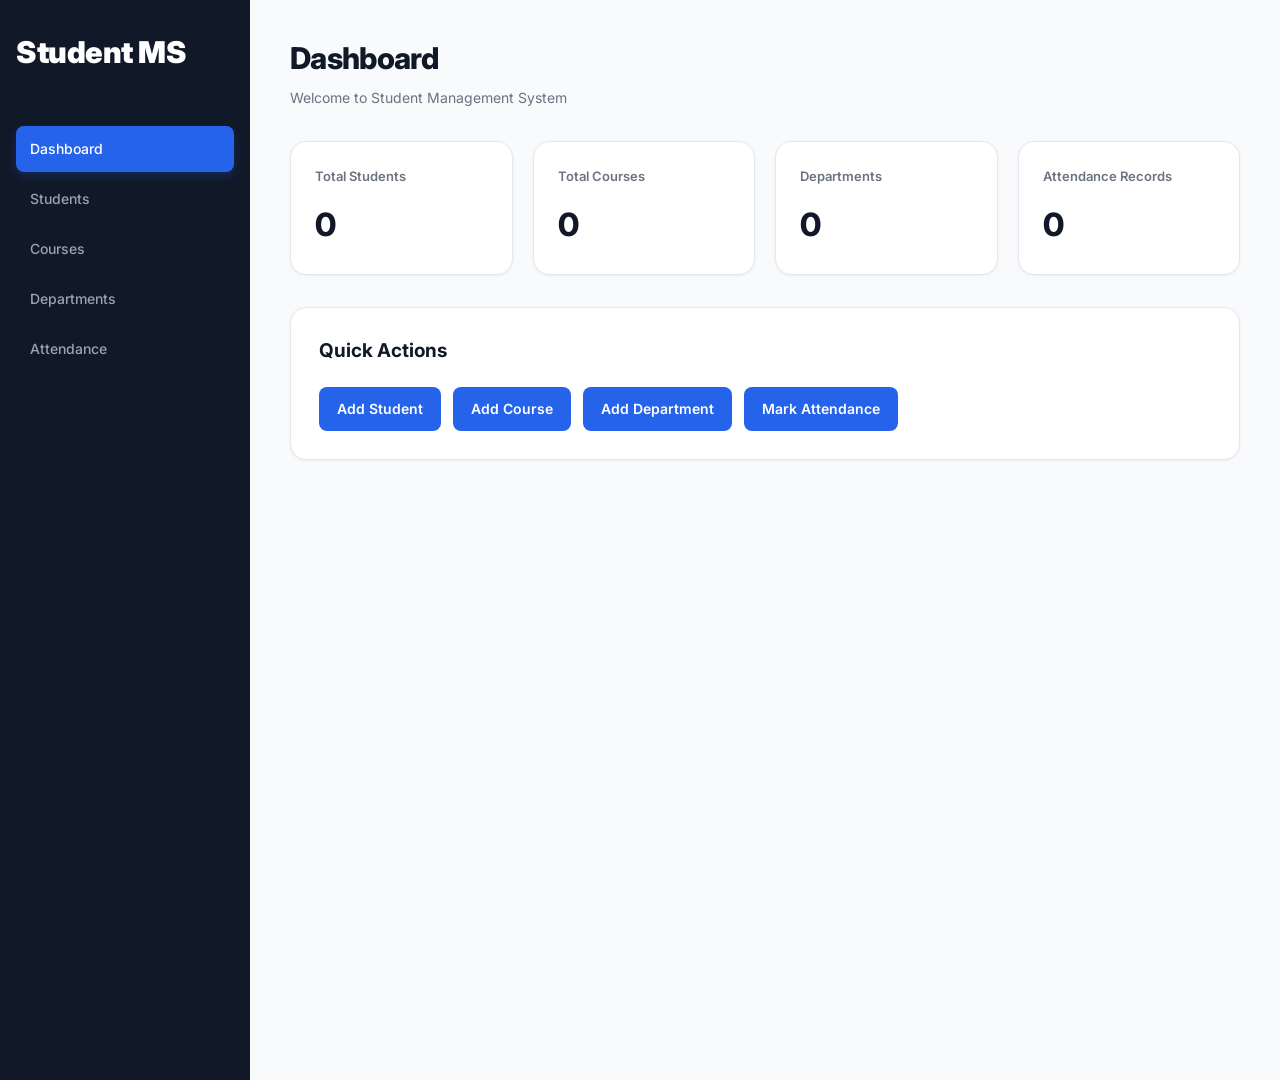
<file: frontend/index.html>
<!DOCTYPE html>
<html lang="en">

<head>
    <meta charset="UTF-8">
    <meta name="viewport" content="width=device-width, initial-scale=1.0">

    <title>Student Management System</title>

    <!-- Main Styles -->
    <link rel="stylesheet" href="css/style.css">
    <link rel="stylesheet" href="css/dashboard.css">
</head>

<body>

    <!-- Sidebar -->
    <aside class="sidebar">

        <div class="logo">
            Student MS
        </div>

        <nav>

            <a href="index.html" class="active">
                Dashboard
            </a>

            <a href="pages/students.html">
                Students
            </a>

            <a href="pages/courses.html">
                Courses
            </a>

            <a href="pages/departments.html">
                Departments
            </a>

            <a href="pages/attendance.html">
                Attendance
            </a>

        </nav>

    </aside>


    <!-- Main Content -->
    <main class="main-content">

        <!-- Header -->
        <header class="topbar">

            <div>

                <h1>
                    Dashboard
                </h1>

                <p>
                    Welcome to Student Management System
                </p>

            </div>

        </header>


        <!-- Statistics -->
        <section class="stats">

            <!-- Students -->
            <div class="stat-card">

                <h3>
                    Total Students
                </h3>

                <p id="totalStudents">
                    0
                </p>

            </div>


            <!-- Courses -->
            <div class="stat-card">

                <h3>
                    Total Courses
                </h3>

                <p id="totalCourses">
                    0
                </p>

            </div>


            <!-- Departments -->
            <div class="stat-card">

                <h3>
                    Departments
                </h3>

                <p id="totalDepartments">
                    0
                </p>

            </div>


            <!-- Attendance -->
            <div class="stat-card">

                <h3>
                    Attendance Records
                </h3>

                <p id="totalAttendance">
                    0
                </p>

            </div>

        </section>


        <!-- Quick Actions -->
        <section class="quick-actions">

            <h2>
                Quick Actions
            </h2>


            <div class="action-buttons">

                <a href="pages/students.html">
                    Add Student
                </a>

                <a href="pages/courses.html">
                    Add Course
                </a>

                <a href="pages/departments.html">
                    Add Department
                </a>

                <a href="pages/attendance.html">
                    Mark Attendance
                </a>

            </div>

        </section>

    </main>


    <!-- JavaScript -->
    <script src="js/api.js"></script>
    <script src="js/dashboard.js"></script>

</body>

</html>
</file>
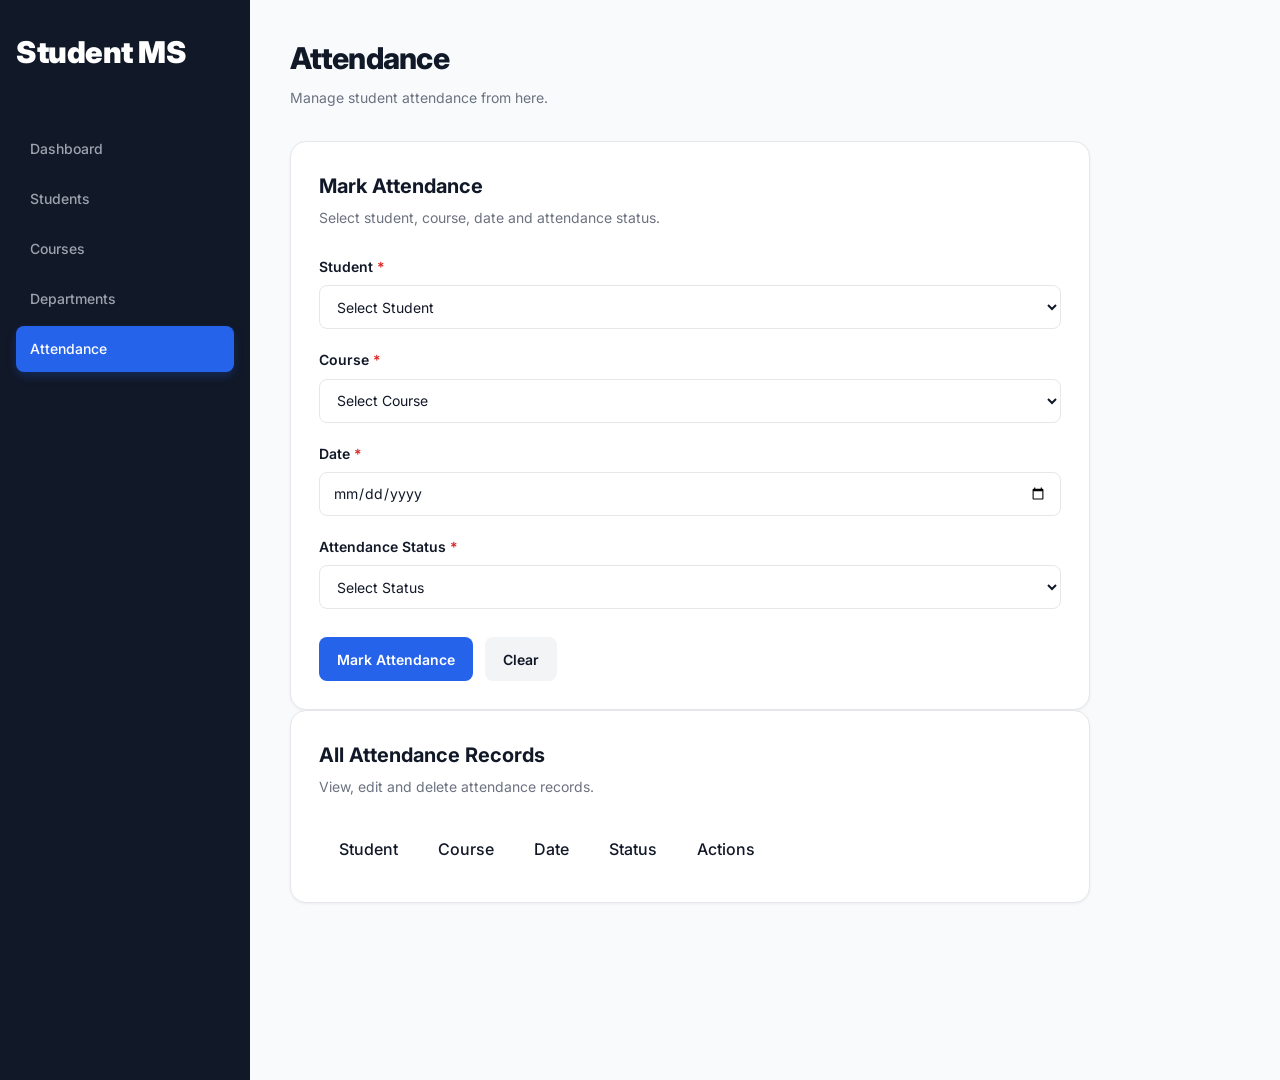
<file: frontend/pages/attendance.html>
<!DOCTYPE html>
<html lang="en">

<head>

    <meta charset="UTF-8">

    <meta name="viewport"
        content="width=device-width, initial-scale=1.0">

    <title>
        Attendance - Student Management System
    </title>

    <link rel="stylesheet"
        href="../css/style.css">

    <link rel="stylesheet"
        href="../css/dashboard.css">

    <link rel="stylesheet"
        href="../css/forms.css">

</head>


<body>


    <!-- Sidebar -->
    <aside class="sidebar">

        <div class="logo">
            Student MS
        </div>


        <nav>

            <a href="../index.html">
                Dashboard
            </a>

            <a href="students.html">
                Students
            </a>

            <a href="courses.html">
                Courses
            </a>

            <a href="departments.html">
                Departments
            </a>

            <a href="attendance.html"
               class="active">
                Attendance
            </a>

        </nav>

    </aside>



    <!-- Main Content -->
    <main class="main-content">


        <!-- Page Header -->
        <header class="topbar">

            <div>

                <h1>
                    Attendance
                </h1>

                <p>
                    Manage student attendance from here.
                </p>

            </div>

        </header>



        <!-- Mark Attendance Form -->
        <section class="form-container">


            <div class="form-header">

                <h2>
                    Mark Attendance
                </h2>

                <p>
                    Select student, course, date and attendance status.
                </p>

            </div>



            <form id="attendanceForm">


                <!-- Student -->
                <div class="form-group">

                    <label for="student">

                        Student

                        <span class="required">
                            *
                        </span>

                    </label>


                    <select
                        id="student"
                        required
                    >

                        <option value="">
                            Select Student
                        </option>

                    </select>

                </div>



                <!-- Course -->
                <div class="form-group">

                    <label for="course">

                        Course

                        <span class="required">
                            *
                        </span>

                    </label>


                    <select
                        id="course"
                        required
                    >

                        <option value="">
                            Select Course
                        </option>

                    </select>

                </div>



                <!-- Date -->
                <div class="form-group">

                    <label for="date">

                        Date

                        <span class="required">
                            *
                        </span>

                    </label>


                    <input
                        type="date"
                        id="date"
                        required
                    >

                </div>



                <!-- Status -->
                <div class="form-group">

                    <label for="status">

                        Attendance Status

                        <span class="required">
                            *
                        </span>

                    </label>


                    <select
                        id="status"
                        required
                    >

                        <option value="">
                            Select Status
                        </option>

                        <option value="Present">
                            Present
                        </option>

                        <option value="Absent">
                            Absent
                        </option>

                    </select>

                </div>



                <!-- Buttons -->
                <div class="form-actions">

                    <button
                        type="submit"
                        class="btn btn-primary"
                    >
                        Mark Attendance
                    </button>


                    <button
                        type="reset"
                        class="btn btn-secondary"
                    >
                        Clear
                    </button>

                </div>


            </form>

        </section>



        <!-- ==========================================
             ALL ATTENDANCE RECORDS
        =========================================== -->

        <section class="form-container">


            <div class="form-header">

                <h2>
                    All Attendance Records
                </h2>

                <p>
                    View, edit and delete attendance records.
                </p>

            </div>



            <!-- Attendance Table -->

            <div class="table-container">

                <table>


                    <thead>

                        <tr>

                            <th>
                                Student
                            </th>

                            <th>
                                Course
                            </th>

                            <th>
                                Date
                            </th>

                            <th>
                                Status
                            </th>

                            <th>
                                Actions
                            </th>

                        </tr>

                    </thead>



                    <tbody id="attendanceTable">

                        <!--
                            Attendance records will
                            be loaded here by
                            attendance.js
                        -->

                    </tbody>


                </table>

            </div>


        </section>


    </main>



    <!-- JavaScript -->

    <script src="../js/api.js"></script>

    <script src="../js/attendance.js"></script>


</body>

</html>
</file>
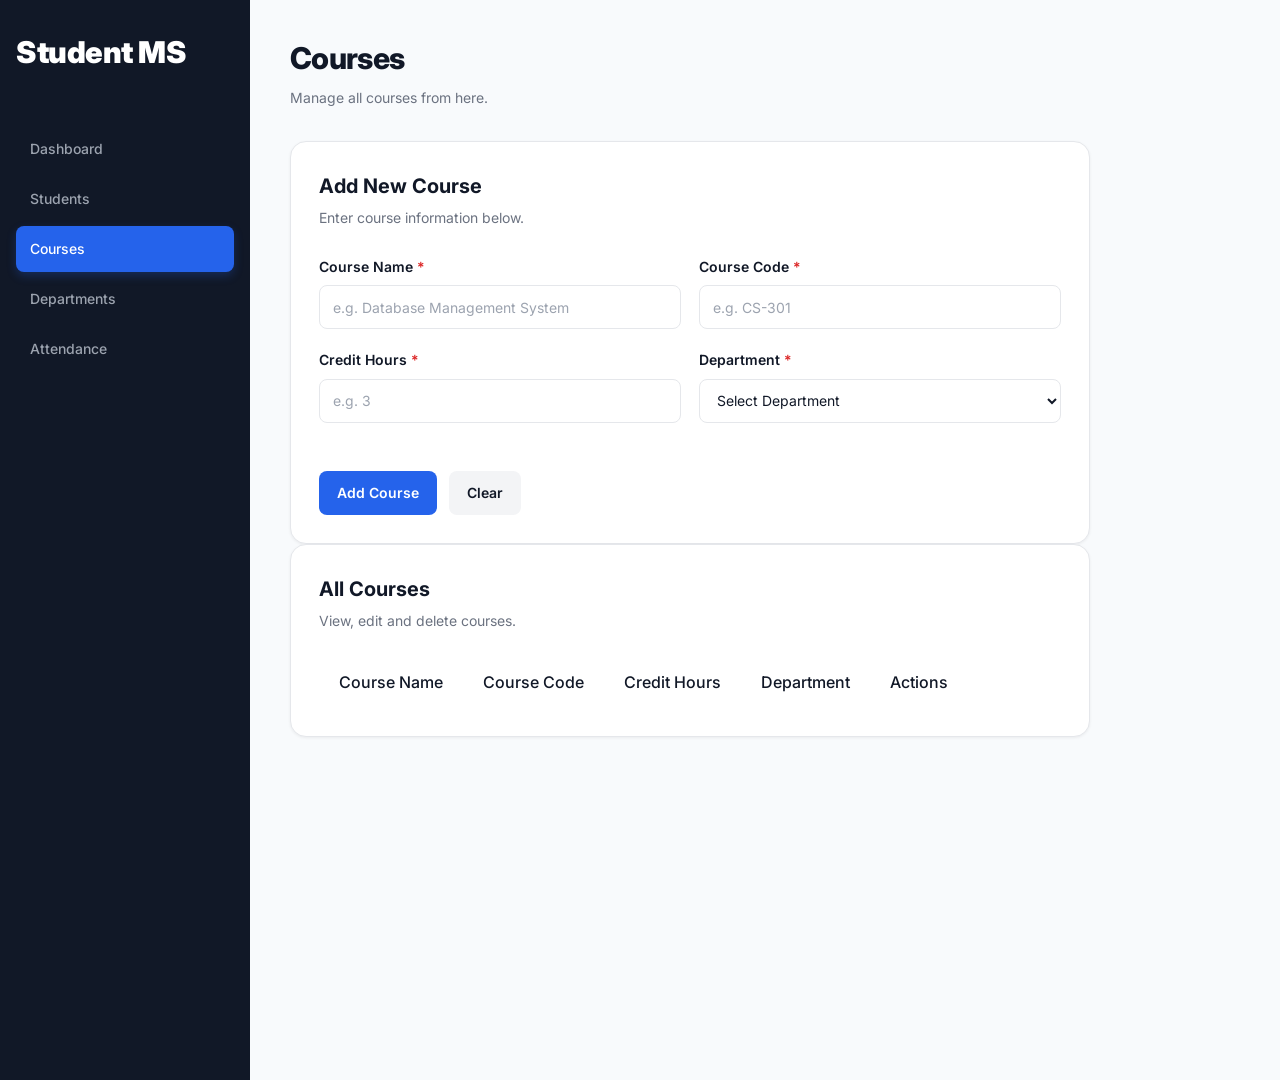
<file: frontend/pages/courses.html>
<!DOCTYPE html>
<html lang="en">

<head>

    <meta charset="UTF-8">

    <meta name="viewport"
        content="width=device-width, initial-scale=1.0">

    <title>
        Courses - Student Management System
    </title>

    <link rel="stylesheet"
        href="../css/style.css">

    <link rel="stylesheet"
        href="../css/dashboard.css">

    <link rel="stylesheet"
        href="../css/forms.css">

</head>


<body>


    <!-- ==============================
         SIDEBAR
    =============================== -->

    <aside class="sidebar">

        <div class="logo">
            Student MS
        </div>


        <nav>

            <a href="../index.html">
                Dashboard
            </a>

            <a href="students.html">
                Students
            </a>

            <a href="courses.html"
               class="active">
                Courses
            </a>

            <a href="departments.html">
                Departments
            </a>

            <a href="attendance.html">
                Attendance
            </a>

        </nav>

    </aside>



    <!-- ==============================
         MAIN CONTENT
    =============================== -->

    <main class="main-content">


        <!-- PAGE HEADER -->

        <header class="topbar">

            <div>

                <h1>
                    Courses
                </h1>

                <p>
                    Manage all courses from here.
                </p>

            </div>

        </header>



        <!-- ==============================
             ADD COURSE FORM
        =============================== -->

        <section class="form-container">


            <div class="form-header">

                <h2>
                    Add New Course
                </h2>

                <p>
                    Enter course information below.
                </p>

            </div>



            <form id="courseForm">


                <!-- COURSE NAME + CODE -->

                <div class="form-row">


                    <div class="form-group">

                        <label for="courseName">

                            Course Name

                            <span class="required">
                                *
                            </span>

                        </label>


                        <input
                            type="text"
                            id="courseName"
                            placeholder="e.g. Database Management System"
                            required
                        >

                    </div>



                    <div class="form-group">

                        <label for="courseCode">

                            Course Code

                            <span class="required">
                                *
                            </span>

                        </label>


                        <input
                            type="text"
                            id="courseCode"
                            placeholder="e.g. CS-301"
                            required
                        >

                    </div>


                </div>



                <!-- CREDIT HOURS + DEPARTMENT -->

                <div class="form-row">


                    <div class="form-group">

                        <label for="creditHours">

                            Credit Hours

                            <span class="required">
                                *
                            </span>

                        </label>


                        <input
                            type="number"
                            id="creditHours"
                            placeholder="e.g. 3"
                            min="1"
                            max="6"
                            required
                        >

                    </div>



                    <div class="form-group">

                        <label for="department">

                            Department

                            <span class="required">
                                *
                            </span>

                        </label>


                        <select
                            id="department"
                            required
                        >

                            <option value="">
                                Select Department
                            </option>

                        </select>

                    </div>


                </div>



                <!-- BUTTONS -->

                <div class="form-actions">


                    <button
                        type="submit"
                        class="btn btn-primary"
                    >
                        Add Course
                    </button>


                    <button
                        type="reset"
                        class="btn btn-secondary"
                    >
                        Clear
                    </button>


                </div>


            </form>

        </section>



        <!-- ==============================
             ALL COURSES
        =============================== -->

        <section class="form-container">


            <div class="form-header">

                <h2>
                    All Courses
                </h2>

                <p>
                    View, edit and delete courses.
                </p>

            </div>



            <!-- COURSE TABLE -->

            <div class="table-container">


                <table>


                    <thead>

                        <tr>

                            <th>
                                Course Name
                            </th>

                            <th>
                                Course Code
                            </th>

                            <th>
                                Credit Hours
                            </th>

                            <th>
                                Department
                            </th>

                            <th>
                                Actions
                            </th>

                        </tr>

                    </thead>



                    <tbody id="courseTable">

                        <!--
                            Courses will be loaded
                            here by courses.js
                        -->

                    </tbody>


                </table>


            </div>


        </section>


    </main>



    <!-- ==============================
         JAVASCRIPT
    =============================== -->

    <script src="../js/api.js"></script>

    <script src="../js/courses.js"></script>


</body>

</html>
</file>
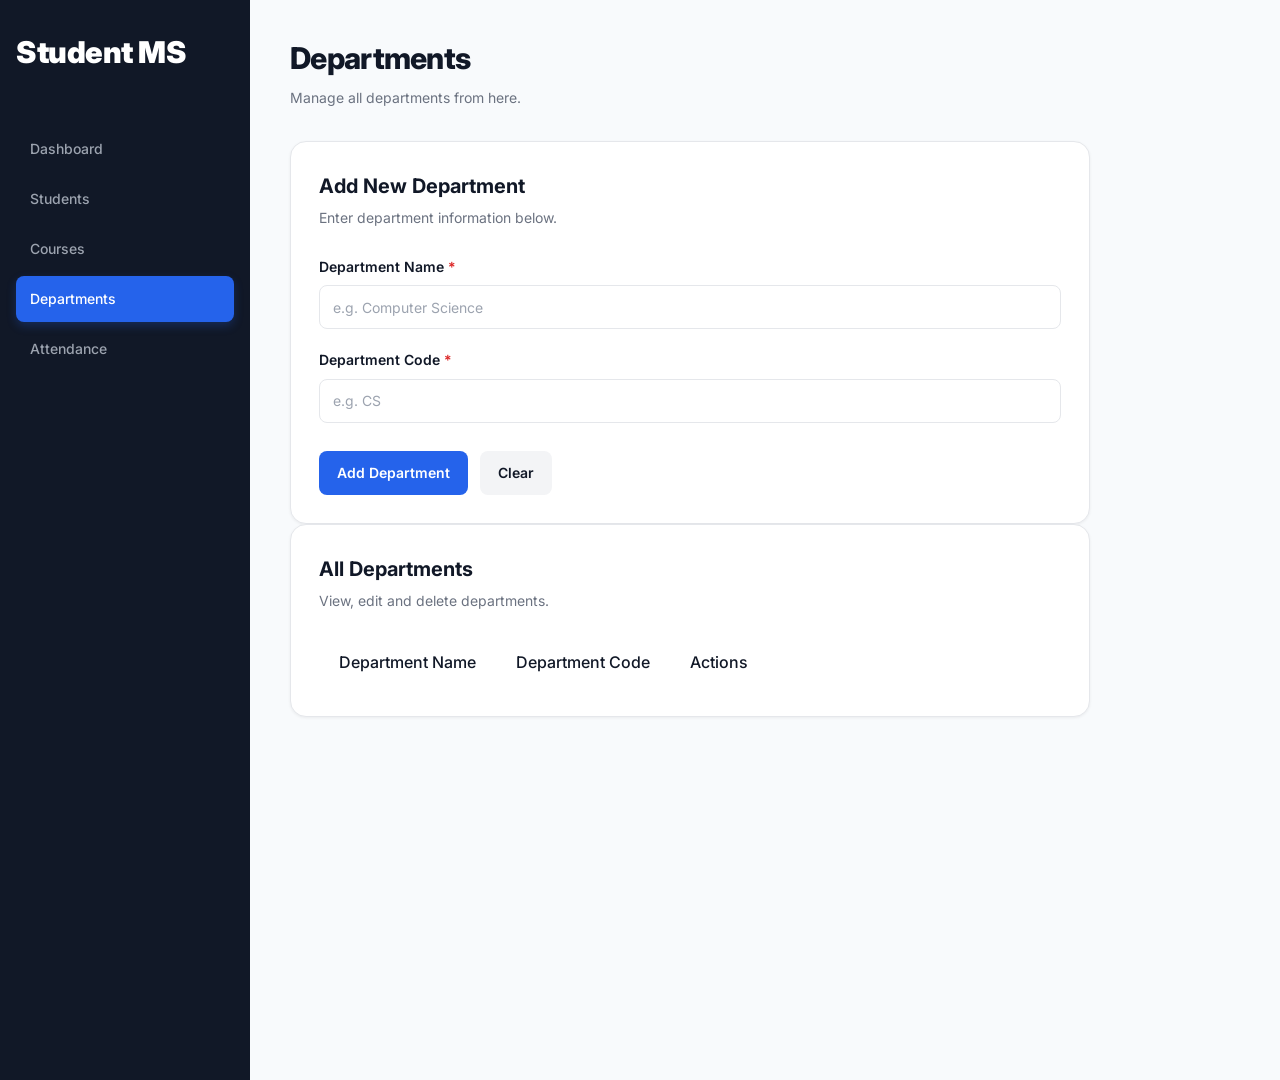
<file: frontend/pages/departments.html>
<!DOCTYPE html>
<html lang="en">

<head>
    <meta charset="UTF-8">
    <meta name="viewport" content="width=device-width, initial-scale=1.0">

    <title>Departments - Student Management System</title>

    <link rel="stylesheet" href="../css/style.css">
    <link rel="stylesheet" href="../css/dashboard.css">
    <link rel="stylesheet" href="../css/forms.css">
</head>

<body>

    <!-- Sidebar -->
    <aside class="sidebar">

        <div class="logo">
            Student MS
        </div>

        <nav>

            <a href="../index.html">
                Dashboard
            </a>

            <a href="students.html">
                Students
            </a>

            <a href="courses.html">
                Courses
            </a>

            <a href="departments.html" class="active">
                Departments
            </a>

            <a href="attendance.html">
                Attendance
            </a>

        </nav>

    </aside>


    <!-- Main Content -->
    <main class="main-content">

        <!-- Page Header -->
        <header class="topbar">

            <div>

                <h1>
                    Departments
                </h1>

                <p>
                    Manage all departments from here.
                </p>

            </div>

        </header>


        <!-- Add Department Form -->
        <section class="form-container">

            <div class="form-header">

                <h2>
                    Add New Department
                </h2>

                <p>
                    Enter department information below.
                </p>

            </div>


            <form id="departmentForm">

                <!-- Department Name -->
                <div class="form-group">

                    <label for="name">

                        Department Name
                        <span class="required">*</span>

                    </label>

                    <input
                        type="text"
                        id="name"
                        placeholder="e.g. Computer Science"
                        required
                    >

                </div>


                <!-- Department Code -->
                <div class="form-group">

                    <label for="code">

                        Department Code
                        <span class="required">*</span>

                    </label>

                    <input
                        type="text"
                        id="code"
                        placeholder="e.g. CS"
                        required
                    >

                </div>


                <!-- Buttons -->
                <div class="form-actions">

                    <button
                        type="submit"
                        class="btn btn-primary"
                    >
                        Add Department
                    </button>

                    <button
                        type="reset"
                        class="btn btn-secondary"
                    >
                        Clear
                    </button>

                </div>

            </form>

        </section>


        <!-- Departments List -->
        <section class="form-container">

            <div class="form-header">

                <h2>
                    All Departments
                </h2>

                <p>
                    View, edit and delete departments.
                </p>

            </div>


            <!-- Department Table -->
            <div class="table-container">

                <table>

                    <thead>

                        <tr>

                            <th>
                                Department Name
                            </th>

                            <th>
                                Department Code
                            </th>

                            <th>
                                Actions
                            </th>

                        </tr>

                    </thead>


                    <tbody id="departmentTable">

                        <!-- Departments will be loaded here -->

                    </tbody>

                </table>

            </div>

        </section>

    </main>


    <!-- JavaScript -->
    <script src="../js/api.js"></script>
    <script src="../js/departments.js"></script>

</body>

</html>
</file>
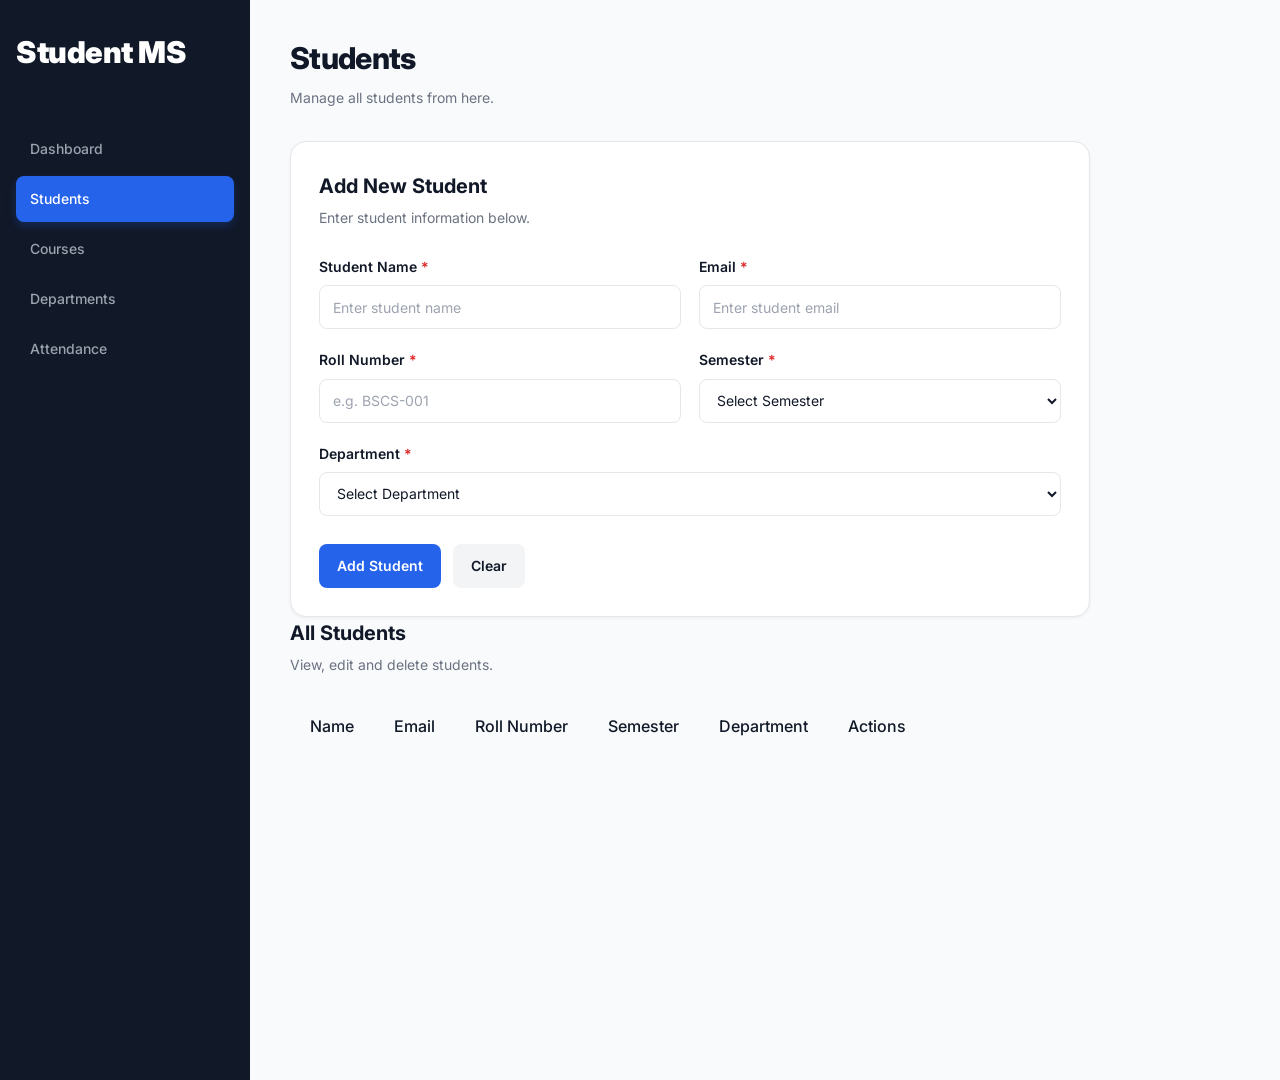
<file: frontend/pages/students.html>
<!DOCTYPE html>
<html lang="en">

<head>

    <meta charset="UTF-8">

    <meta
        name="viewport"
        content="width=device-width, initial-scale=1.0"
    >

    <title>Students - Student Management System</title>

    <link rel="stylesheet" href="../css/style.css">
    <link rel="stylesheet" href="../css/dashboard.css">
    <link rel="stylesheet" href="../css/forms.css">

</head>


<body>


    <!-- =========================
         SIDEBAR
    ========================== -->

    <aside class="sidebar">

        <div class="logo">
            Student MS
        </div>

        <nav>

            <a href="../index.html">
                Dashboard
            </a>

            <a
                href="students.html"
                class="active"
            >
                Students
            </a>

            <a href="courses.html">
                Courses
            </a>

            <a href="departments.html">
                Departments
            </a>

            <a href="attendance.html">
                Attendance
            </a>

        </nav>

    </aside>



    <!-- =========================
         MAIN CONTENT
    ========================== -->

    <main class="main-content">


        <!-- PAGE HEADER -->

        <header class="topbar">

            <div>

                <h1>
                    Students
                </h1>

                <p>
                    Manage all students from here.
                </p>

            </div>

        </header>



        <!-- =========================
             ADD STUDENT FORM
        ========================== -->

        <section class="form-container">


            <div class="form-header">

                <h2>
                    Add New Student
                </h2>

                <p>
                    Enter student information below.
                </p>

            </div>



            <form id="studentForm">


                <!-- NAME + EMAIL -->

                <div class="form-row">


                    <div class="form-group">

                        <label for="name">

                            Student Name

                            <span class="required">
                                *
                            </span>

                        </label>


                        <input
                            type="text"
                            id="name"
                            placeholder="Enter student name"
                            required
                        >

                    </div>



                    <div class="form-group">

                        <label for="email">

                            Email

                            <span class="required">
                                *
                            </span>

                        </label>


                        <input
                            type="email"
                            id="email"
                            placeholder="Enter student email"
                            required
                        >

                    </div>


                </div>



                <!-- ROLL NUMBER + SEMESTER -->

                <div class="form-row">


                    <div class="form-group">

                        <label for="rollNumber">

                            Roll Number

                            <span class="required">
                                *
                            </span>

                        </label>


                        <input
                            type="text"
                            id="rollNumber"
                            placeholder="e.g. BSCS-001"
                            required
                        >

                    </div>



                    <div class="form-group">

                        <label for="semester">

                            Semester

                            <span class="required">
                                *
                            </span>

                        </label>


                        <select
                            id="semester"
                            required
                        >

                            <option value="">
                                Select Semester
                            </option>

                            <option value="1">
                                Semester 1
                            </option>

                            <option value="2">
                                Semester 2
                            </option>

                            <option value="3">
                                Semester 3
                            </option>

                            <option value="4">
                                Semester 4
                            </option>

                            <option value="5">
                                Semester 5
                            </option>

                            <option value="6">
                                Semester 6
                            </option>

                            <option value="7">
                                Semester 7
                            </option>

                            <option value="8">
                                Semester 8
                            </option>

                        </select>

                    </div>


                </div>



                <!-- DEPARTMENT -->

                <div class="form-group">

                    <label for="department">

                        Department

                        <span class="required">
                            *
                        </span>

                    </label>


                    <select
                        id="department"
                        required
                    >

                        <option value="">
                            Select Department
                        </option>

                    </select>

                </div>



                <!-- BUTTONS -->

                <div class="form-actions">


                    <button
                        type="submit"
                        class="btn btn-primary"
                    >
                        Add Student
                    </button>


                    <button
                        type="reset"
                        class="btn btn-secondary"
                    >
                        Clear
                    </button>


                </div>


            </form>


        </section>



        <!-- =========================
             STUDENTS TABLE
        ========================== -->

        <section class="table-container">


            <div class="form-header">

                <h2>
                    All Students
                </h2>

                <p>
                    View, edit and delete students.
                </p>

            </div>



            <div class="table-wrapper">


                <table>


                    <thead>

                        <tr>

                            <th>
                                Name
                            </th>

                            <th>
                                Email
                            </th>

                            <th>
                                Roll Number
                            </th>

                            <th>
                                Semester
                            </th>

                            <th>
                                Department
                            </th>

                            <th>
                                Actions
                            </th>

                        </tr>

                    </thead>



                    <tbody id="studentsTableBody">

                        <!-- Students will be loaded here -->

                    </tbody>


                </table>


            </div>


        </section>


    </main>



    <!-- =========================
         JAVASCRIPT
    ========================== -->

    <script src="../js/api.js"></script>

    <script src="../js/students.js"></script>


</body>

</html>
</file>
<file: frontend/css/style.css>
@import url('https://fonts.googleapis.com/css2?family=Inter:wght@400;500;600;700;800&display=swap');

:root {
    --primary: #2563eb;
    --primary-dark: #1d4ed8;
    --primary-light: #eff6ff;

    --background: #f8fafc;
    --surface: #ffffff;
    --border: #e5e7eb;

    --text-primary: #111827;
    --text-secondary: #6b7280;
    --text-light: #9ca3af;

    --success: #16a34a;
    --danger: #dc2626;
    --warning: #d97706;

    --sidebar: #111827;
    --sidebar-hover: #1f2937;

    --radius-sm: 8px;
    --radius-md: 12px;
    --radius-lg: 16px;

    --shadow-sm: 0 1px 3px rgba(0, 0, 0, 0.06);
    --shadow-md: 0 4px 12px rgba(0, 0, 0, 0.08);

    --transition: 0.2s ease;
}

* {
    margin: 0;
    padding: 0;
    box-sizing: border-box;
}

html {
    scroll-behavior: smooth;
}

body {
    font-family: "Inter", sans-serif;
    background: var(--background);
    color: var(--text-primary);
    line-height: 1.6;
}

a {
    text-decoration: none;
    color: inherit;
}

button,
input,
select,
textarea {
    font-family: inherit;
}

button {
    cursor: pointer;
}

img {
    max-width: 100%;
    display: block;
}
</file>
<file: frontend/css/dashboard.css>
/* ================================
   LAYOUT
================================ */

body {
    display: flex;
    min-height: 120vh;
}


/* ================================
   SIDEBAR
================================ */

.sidebar {
    position: fixed;
    top: 10;
    left: 10;

    width: 250px;
    height: 200vh;

    background: var(--sidebar);
    color:white;

    padding: 28px 16px;

    display: flex;
    flex-direction: column;

    z-index: 100;
}

.logo {
    padding: 10 12px;
    margin-bottom: 50px;

    font-size: 30px;
    font-weight: 900;
    letter-spacing: -0.5px;
}

.sidebar nav {
    display: flex;
    flex-direction: column;
    gap: 4px;
}

.sidebar nav a {
    display: flex;
    align-items: center;

    min-height: 46px;
    padding: 0 14px;

    border-radius: var(--radius-sm);

    color: #9ca3af;

    font-size: 14px;
    font-weight: 500;

    transition: var(--transition);
}

.sidebar nav a:hover {
    background: var(--sidebar-hover);
    color: white;
}

.sidebar nav a.active {
    background: var(--primary);
    color: white;
    box-shadow: 0 4px 10px rgba(37, 99, 235, 0.25);
}


/* ================================
   MAIN CONTENT
================================ */

.main-content {
    width: calc(100% - 250px);
    margin-left: 250px;

    padding: 34px 40px;

    min-height: 100vh;
}


/* ================================
   TOPBAR
================================ */

.topbar {
    display: flex;
    align-items: center;
    justify-content: space-between;

    margin-bottom: 32px;
}

.topbar h1 {
    font-size: 30px;
    font-weight: 800;
    letter-spacing: -0.7px;
}

.topbar p {
    margin-top: 5px;

    color: var(--text-secondary);
    font-size: 14px;
}


/* ================================
   STATISTICS
================================ */

.stats {
    display: grid;
    grid-template-columns: repeat(4, 1fr);

    gap: 20px;

    margin-bottom: 32px;
}

.stat-card {
    background: var(--surface);

    border: 1px solid var(--border);
    border-radius: var(--radius-lg);

    padding: 24px;

    box-shadow: var(--shadow-sm);

    transition: transform var(--transition),
                box-shadow var(--transition);
}

.stat-card:hover {
    transform: translateY(-3px);
    box-shadow: var(--shadow-md);
}

.stat-card h3 {
    color: var(--text-secondary);

    font-size: 13px;
    font-weight: 600;

    margin-bottom: 12px;
}

.stat-card p {
    color: var(--text-primary);

    font-size: 32px;
    font-weight: 800;

    letter-spacing: -1px;
}


/* ================================
   QUICK ACTIONS
================================ */

.quick-actions {
    background: var(--surface);

    border: 1px solid var(--border);
    border-radius: var(--radius-lg);

    padding: 28px;

    box-shadow: var(--shadow-sm);
}

.quick-actions h2 {
    margin-bottom: 20px;

    font-size: 19px;
    font-weight: 700;
}

.action-buttons {
    display: flex;
    flex-wrap: wrap;
    gap: 12px;
}

.action-buttons a {
    display: inline-flex;
    align-items: center;
    justify-content: center;

    min-height: 44px;

    padding: 0 18px;

    border-radius: var(--radius-sm);

    background: var(--primary);
    color: white;

    font-size: 14px;
    font-weight: 600;

    transition: var(--transition);
}

.action-buttons a:hover {
    background: var(--primary-dark);
    transform: translateY(-1px);
}


/* ================================
   RESPONSIVE
================================ */

@media (max-width: 1100px) {

    .stats {
        grid-template-columns: repeat(2, 1fr);
    }

    .main-content {
        padding: 30px;
    }
}


@media (max-width: 768px) {

    .sidebar {
        width: 210px;
    }

    .main-content {
        width: calc(100% - 210px);
        margin-left: 210px;

        padding: 24px 20px;
    }

    .topbar h1 {
        font-size: 26px;
    }
}


@media (max-width: 560px) {

    .sidebar {
        position: relative;

        width: 100%;
        height: auto;
        min-height: auto;
    }

    body {
        display: block;
    }

    .main-content {
        width: 50;
        margin-left: 0;

        padding: 22px 16px;
    }

    .stats {
        grid-template-columns: 1fr;
    }

    .topbar {
        margin-bottom: 24px;
    }

    .action-buttons {
        flex-direction: column;
    }

    .action-buttons a {
        width: 100%;
    }
}
</file>
<file: frontend/css/forms.css>
/* ================================
   FORM CONTAINER
================================ */

.form-container {
    background: var(--surface);
    border: 1px solid var(--border);
    border-radius: var(--radius-lg);
    padding: 28px;
    box-shadow: var(--shadow-sm);
    max-width: 800px;
}


/* ================================
   FORM HEADER
================================ */

.form-header {
    margin-bottom: 26px;
}

.form-header h2 {
    font-size: 20px;
    font-weight: 700;
    color: var(--text-primary);
}

.form-header p {
    margin-top: 5px;
    color: var(--text-secondary);
    font-size: 14px;
}


/* ================================
   FORM GROUP
================================ */

.form-group {
    margin-bottom: 20px;
}

.form-group label {
    display: block;
    margin-bottom: 7px;

    color: var(--text-primary);

    font-size: 14px;
    font-weight: 600;
}


/* ================================
   INPUTS
================================ */

.form-group input,
.form-group select,
.form-group textarea {
    width: 100%;

    min-height: 44px;

    padding: 10px 13px;

    border: 1px solid var(--border);
    border-radius: var(--radius-sm);

    background: white;
    color: var(--text-primary);

    font-size: 14px;

    outline: none;

    transition: border-color var(--transition),
                box-shadow var(--transition);
}

.form-group textarea {
    min-height: 120px;
    resize: vertical;
}


/* ================================
   FOCUS
================================ */

.form-group input:focus,
.form-group select:focus,
.form-group textarea:focus {
    border-color: var(--primary);

    box-shadow: 0 0 0 3px rgba(37, 99, 235, 0.10);
}


/* ================================
   PLACEHOLDER
================================ */

.form-group input::placeholder,
.form-group textarea::placeholder {
    color: var(--text-light);
}


/* ================================
   FORM ROW
================================ */

.form-row {
    display: grid;
    grid-template-columns: repeat(2, 1fr);
    gap: 18px;
}


/* ================================
   BUTTONS
================================ */

.form-actions {
    display: flex;
    align-items: center;
    gap: 12px;

    margin-top: 28px;
}

.btn {
    display: inline-flex;
    align-items: center;
    justify-content: center;

    min-height: 44px;

    padding: 0 18px;

    border: none;
    border-radius: var(--radius-sm);

    font-size: 14px;
    font-weight: 600;

    transition: var(--transition);
}

.btn-primary {
    background: var(--primary);
    color: white;
}

.btn-primary:hover {
    background: var(--primary-dark);
    transform: translateY(-1px);
}

.btn-secondary {
    background: #f3f4f6;
    color: var(--text-primary);
}

.btn-secondary:hover {
    background: #e5e7eb;
}


/* ================================
   ERROR MESSAGE
================================ */

.form-error {
    margin-top: 6px;

    color: var(--danger);

    font-size: 12px;
}


/* ================================
   SUCCESS MESSAGE
================================ */

.form-success {
    padding: 12px 14px;

    margin-bottom: 20px;

    border-radius: var(--radius-sm);

    background: #f0fdf4;
    color: var(--success);

    font-size: 14px;
    font-weight: 500;
}


/* ================================
   REQUIRED
================================ */

.required {
    color: var(--danger);
}


/* ================================
   RESPONSIVE
================================ */

@media (max-width: 650px) {

    .form-container {
        padding: 20px;
    }

    .form-row {
        grid-template-columns: 1fr;
        gap: 0;
    }

    .form-actions {
        flex-direction: column;
        align-items: stretch;
    }

    .btn {
        width: 100%;
    }
}
table {
    width: 100;
    border-collapse: separate;
    border-spacing: 0;
}

table th,
table td {
    padding: 12px 20px;
    text-align: left;
    white-space: nowrap;
}

table th {
    font-weight: 500;
}

table td {
    padding-top: 18px;
    padding-bottom: 18px;
}



/* Course Edit Button */
#courseTable .edit-btn {
    background-color: #2563eb;
    color: white;
    font-weight: 700;
    border: none;
    padding: 12px 20px;
    border-radius: 10px;
    cursor:pointer ;
}

#courseTable .edit-btn:hover {
    background-color: #1d4ed8;
}

#DepartmentTable .edit-btn:hover {
    background-color: #1d4ed8;
}
</file>
